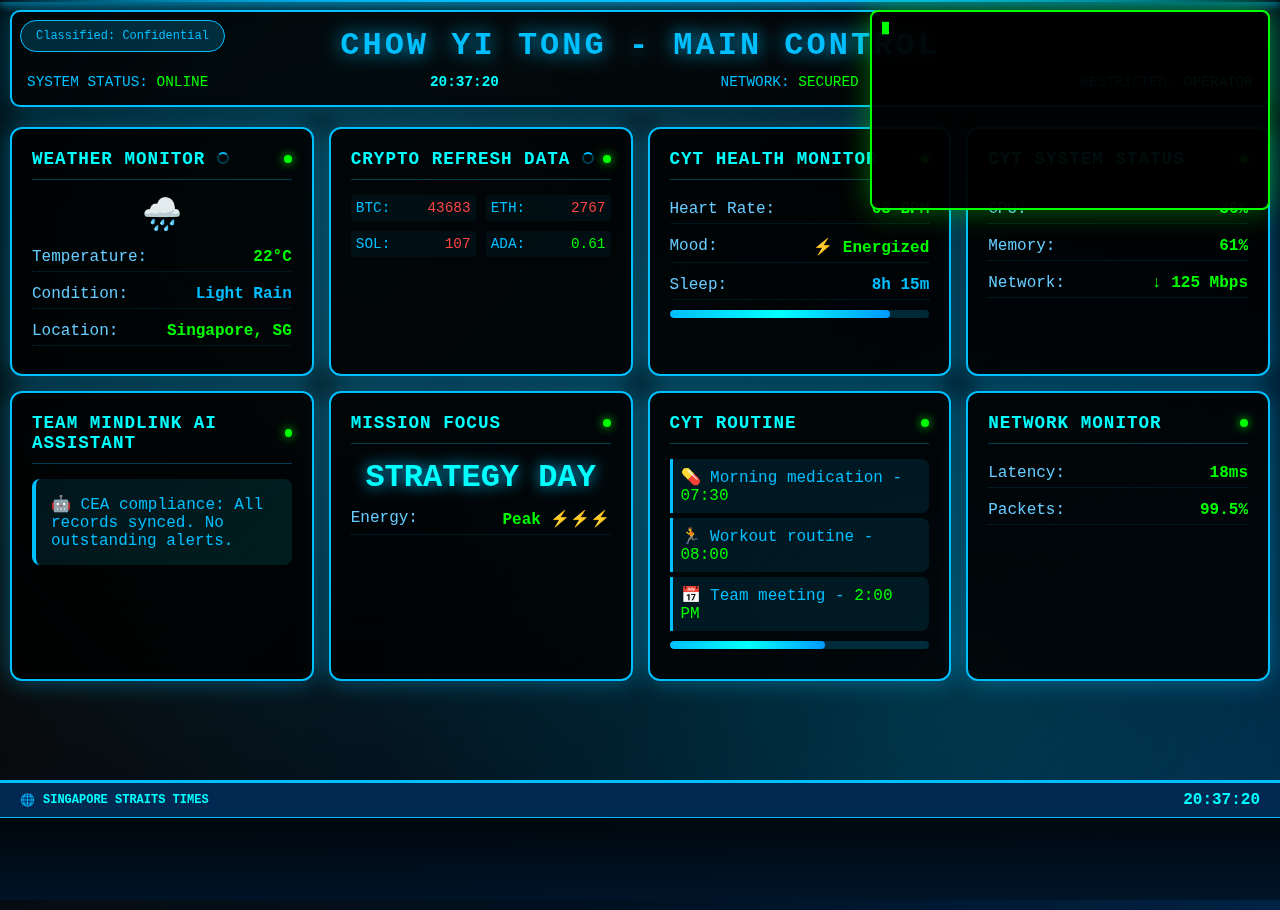
<file: index.html>
<!DOCTYPE html>
<html lang="en">
<head>
    <meta charset="UTF-8">
    <meta name="viewport" content="width=device-width, initial-scale=1.0">
    <title>Mission Control - Enhanced Dashboard</title>
    <style>
        * {
            margin: 0;
            padding: 0;
            box-sizing: border-box;
        }

        body {
            background: linear-gradient(135deg, #000000 0%, #0a0a0a 30%, #001122 70%, #002244 100%);
            color: #00bfff;
            font-family: 'Courier New', monospace;
            overflow-x: hidden;
            min-height: 100vh;
            position: relative;
            animation: screenRotate 60s infinite linear, screenPulse 8s ease-in-out infinite;
        }

        @keyframes screenRotate {
            0% { transform: rotate(0deg) scale(1); }
            25% { transform: rotate(0.8deg) scale(1.005); }
            50% { transform: rotate(0deg) scale(1); }
            75% { transform: rotate(-0.8deg) scale(1.005); }
            100% { transform: rotate(0deg) scale(1); }
        }

        @keyframes screenPulse {
            0%, 100% { filter: brightness(1) contrast(1); }
            50% { filter: brightness(1.05) contrast(1.1); }
        }

        body::before {
            content: '';
            position: fixed;
            top: 0;
            left: 0;
            width: 100%;
            height: 100%;
            background: 
                radial-gradient(circle at 25% 25%, rgba(0, 191, 255, 0.15) 0%, transparent 50%),
                radial-gradient(circle at 75% 75%, rgba(0, 255, 255, 0.12) 0%, transparent 50%),
                linear-gradient(45deg, transparent 0%, rgba(0, 191, 255, 0.05) 50%, transparent 100%);
            pointer-events: none;
            z-index: -1;
            animation: backgroundShift 10s ease-in-out infinite;
        }

        @keyframes backgroundShift {
            0%, 100% { opacity: 1; transform: scale(1); }
            50% { opacity: 0.8; transform: scale(1.02); }
        }

        /* Auto-coding Terminal Effect */
        .terminal-overlay {
    position: fixed;
    top: 10px;
    right: 10px;
    width: 400px;
    height: 200px;
    background: rgba(0, 0, 0, 0.95);
    border: 2px solid #00ff00;
    border-radius: 8px;
    padding: 10px;
    font-size: 11px;
    color: #00ff00;
    overflow: hidden;
    z-index: 1500;
    box-shadow: 0 0 30px rgba(0, 255, 0, 0.4);
    animation: terminalMove 20s linear infinite;
}

@keyframes terminalMove {
    0% { top: 10px; right: 10px; }
    25% { top: 10px; right: calc(50% - 200px); }
    50% { top: calc(100vh - 220px); right: calc(50% - 200px); }
    75% { top: calc(100vh - 220px); right: 10px; }
    100% { top: 10px; right: 10px; }
}

        @keyframes typewriter {
            from { opacity: 0; }
            to { opacity: 1; }
        }

        .terminal-cursor {
            background: #00ff00;
            animation: cursorBlink 1s infinite;
        }

        @keyframes cursorBlink {
            0%, 50% { opacity: 1; }
            51%, 100% { opacity: 0; }
        }

        /* Enhanced Live News Feed */
        .news-feed-container {
            position: fixed;
            bottom: 0;
            left: 0;
            right: 0;
            height: 120px;
            background: linear-gradient(180deg, rgba(0, 0, 0, 0.95), rgba(0, 20, 40, 0.98));
            border-top: 3px solid #00bfff;
            z-index: 1000;
            overflow: hidden;
        }

        .news-feed-header {
            display: flex;
            justify-content: space-between;
            align-items: center;
            padding: 8px 20px;
            background: rgba(0, 50, 100, 0.8);
            border-bottom: 1px solid #00bfff;
        }

        .news-source {
            font-size: 12px;
            color: #00ffff;
            font-weight: bold;
            display: flex;
            align-items: center;
            gap: 8px;
        }

        .news-source::before {
            content: '🌐';
            animation: sourceGlow 2s ease-in-out infinite;
        }

        @keyframes sourceGlow {
            0%, 100% { text-shadow: 0 0 5px #00ffff; }
            50% { text-shadow: 0 0 15px #00ffff, 0 0 25px #0099ff; }
        }

        .news-ticker {
            height: 80px;
            padding: 10px 20px;
            overflow: hidden;
            position: relative;
        }

        .news-ticker-content {
            position: absolute;
            left: 100%;
            white-space: nowrap;
            animation: tickerMove 60s linear infinite;
            font-size: 14px;
            line-height: 1.4;
            display: flex;
            align-items: center;
            gap: 50px;
        }

        .news-ticker-content:hover {
            animation-play-state: paused;
            cursor: pointer;
        }

        .news-ticker:hover .news-ticker-content {
            animation-play-state: paused;
        }

        @keyframes tickerMove {
            0% { transform: translateX(0); }
            100% { transform: translateX(-100%); }
        }

        .news-item {
            display: inline-flex;
            align-items: center;
            gap: 10px;
            margin-right: 80px;
            padding: 5px 15px;
            background: rgba(0, 191, 255, 0.1);
            border-radius: 20px;
            border: 1px solid rgba(0, 191, 255, 0.3);
        }

        .news-category {
            background: #00bfff;
            color: #000;
            padding: 2px 8px;
            border-radius: 12px;
            font-size: 10px;
            font-weight: bold;
        }

        .news-text {
            color: #ffffff;
        }

        .breaking-news {
            animation: breakingPulse 1s infinite;
            border-color: #ff0000 !important;
            background: rgba(255, 0, 0, 0.1) !important;
        }

        @keyframes breakingPulse {
            0%, 100% { box-shadow: 0 0 5px rgba(255, 0, 0, 0.5); }
            50% { box-shadow: 0 0 20px rgba(255, 0, 0, 0.8); }
        }

        /* Dynamic Layout System */
        .dashboard-container {
            transition: all 1s ease-in-out;
            padding: 10px;
            margin-bottom: 120px;
        }

        .layout-grid {
            display: grid;
            gap: 15px;
            transition: all 1s cubic-bezier(0.4, 0, 0.2, 1);
        }

        /* Layout variations */
        .layout-1 { grid-template-columns: repeat(4, 1fr); }
        .layout-2 { grid-template-columns: 2fr 1fr 1fr; }
        .layout-3 { grid-template-columns: 1fr 2fr 1fr; }
        .layout-4 { grid-template-columns: 1fr 1fr 2fr; }
        .layout-5 { grid-template-columns: repeat(3, 1fr); }
        .layout-6 { 
            grid-template-columns: repeat(6, 1fr);
            grid-template-rows: repeat(2, 1fr);
        }

        .header {
            text-align: center;
            padding: 15px;
            border: 2px solid #00bfff;
            border-radius: 10px;
            margin: 10px;
            position: relative;
            background: rgba(0, 0, 0, 0.7);
            backdrop-filter: blur(10px);
            box-shadow: 0 0 30px rgba(0, 191, 255, 0.3);
        }

        .header h1 {
            font-size: 2rem;
            text-shadow: 0 0 20px #00bfff;
            animation: titlePulse 2s infinite;
            letter-spacing: 3px;
        }

        @keyframes titlePulse {
            0%, 100% { text-shadow: 0 0 20px #00bfff; }
            50% { text-shadow: 0 0 40px #00bfff, 0 0 60px #0099ff; }
        }

        .status-bar {
            display: flex;
            justify-content: space-between;
            align-items: center;
            margin-top: 10px;
            font-size: 0.9rem;
            flex-wrap: wrap;
        }

        .system-time {
            color: #00ffff;
            font-weight: bold;
            animation: timeBlink 1s infinite;
        }

        @keyframes timeBlink {
            0%, 50% { opacity: 1; }
            51%, 100% { opacity: 0.7; }
        }

        .widget {
            background: rgba(0, 0, 0, 0.85);
            border: 2px solid #00bfff;
            border-radius: 12px;
            padding: 20px;
            position: relative;
            overflow: hidden;
            box-shadow: 0 0 25px rgba(0, 191, 255, 0.4);
            transition: all 0.5s ease;
            animation: widgetFloat 7s ease-in-out infinite;
        }

        .widget:hover {
            transform: translateY(-5px) scale(1.02);
            box-shadow: 0 0 35px rgba(0, 191, 255, 0.6);
        }

        @keyframes widgetFloat {
            0%, 100% { transform: translateY(0) rotateX(0deg); }
            25% { transform: translateY(-2px) rotateX(1deg); }
            50% { transform: translateY(0) rotateX(0deg); }
            75% { transform: translateY(2px) rotateX(-1deg); }
        }

        .widget-header {
            display: flex;
            justify-content: space-between;
            align-items: center;
            margin-bottom: 15px;
            padding-bottom: 10px;
            border-bottom: 1px solid rgba(0, 191, 255, 0.3);
        }

        .widget-title {
            font-size: 1.1rem;
            font-weight: bold;
            color: #00ffff;
            text-transform: uppercase;
            letter-spacing: 1px;
        }

        .widget-status {
            width: 8px;
            height: 8px;
            border-radius: 50%;
            background: #00ff00;
            box-shadow: 0 0 10px #00ff00;
            animation: statusBlink 2s infinite;
        }

        @keyframes statusBlink {
            0%, 100% { opacity: 1; }
            50% { opacity: 0.3; }
        }

        .data-row {
            display: flex;
            justify-content: space-between;
            margin: 8px 0;
            padding: 5px 0;
            border-bottom: 1px dotted rgba(0, 191, 255, 0.2);
        }

        .data-label {
            color: #66ccff;
        }

        .data-value {
            color: #00bfff;
            font-weight: bold;
        }

        .live-data {
            color: #00ff00;
            animation: liveDataPulse 1s infinite;
        }

        @keyframes liveDataPulse {
            0%, 100% { opacity: 1; }
            50% { opacity: 0.7; }
        }

        /* Layout transition indicator */
        .layout-indicator {
            position: fixed;
            top: 20px;
            left: 20px;
            background: rgba(0, 191, 255, 0.2);
            border: 1px solid #00bfff;
            border-radius: 20px;
            padding: 8px 15px;
            font-size: 12px;
            z-index: 1000;
            animation: indicatorGlow 2s ease-in-out infinite;
        }

        @keyframes indicatorGlow {
            0%, 100% { box-shadow: 0 0 10px rgba(0, 191, 255, 0.3); }
            50% { box-shadow: 0 0 20px rgba(0, 191, 255, 0.6); }
        }

        /* Matrix background */
        .scan-lines {
            position: fixed;
            top: 0;
            left: 0;
            width: 100%;
            height: 100%;
            pointer-events: none;
            z-index: 1;
        }

        .scan-line {
            position: absolute;
            width: 100%;
            height: 2px;
            background: linear-gradient(90deg, transparent, #00bfff, transparent);
            animation: scanMove 4s linear infinite;
            box-shadow: 0 0 10px #00bfff;
        }

        @keyframes scanMove {
            0% { top: -2px; opacity: 1; }
            100% { top: 100vh; opacity: 0; }
        }

        /* Responsive design */
        @media (max-width: 1200px) {
            .layout-1, .layout-2, .layout-3, .layout-4 {
                grid-template-columns: repeat(3, 1fr);
            }
        }

        @media (max-width: 768px) {
            .layout-1, .layout-2, .layout-3, .layout-4, .layout-5, .layout-6 {
                grid-template-columns: 1fr;
            }
            
            .terminal-overlay {
                width: 300px;
                height: 150px;
                font-size: 9px;
            }
            
            .news-feed-container {
                height: 100px;
            }
            
            .news-ticker {
                height: 60px;
            }
        }

        .weather-icon {
            font-size: 2rem;
            text-align: center;
            animation: weatherFloat 3s ease-in-out infinite;
        }

        @keyframes weatherFloat {
            0%, 100% { transform: translateY(0) rotate(0deg); }
            50% { transform: translateY(-5px) rotate(5deg); }
        }

        .crypto-widget {
            display: grid;
            grid-template-columns: 1fr 1fr;
            gap: 10px;
            font-size: 0.9rem;
        }

        .crypto-item {
            display: flex;
            justify-content: space-between;
            padding: 5px;
            background: rgba(0, 191, 255, 0.05);
            border-radius: 4px;
        }

        .crypto-positive { color: #00ff00; }
        .crypto-negative { color: #ff4444; }

        .metric-display {
            text-align: center;
            font-size: 2rem;
            font-weight: bold;
            color: #00ffff;
            text-shadow: 0 0 15px #00bfff;
            animation: metricPulse 3s ease-in-out infinite;
        }

        @keyframes metricPulse {
            0%, 100% { transform: scale(1); }
            50% { transform: scale(1.05); }
        }

        .progress-bar {
            width: 100%;
            height: 8px;
            background: rgba(0, 191, 255, 0.2);
            border-radius: 4px;
            overflow: hidden;
            margin: 10px 0;
        }

        .progress-fill {
            height: 100%;
            background: linear-gradient(90deg, #00bfff, #00ffff, #0099ff);
            border-radius: 4px;
            animation: progressPulse 2s ease-in-out infinite;
            transition: width 2s ease;
        }

        @keyframes progressPulse {
            0%, 100% { box-shadow: 0 0 10px rgba(0, 191, 255, 0.5); }
            50% { box-shadow: 0 0 20px rgba(0, 191, 255, 0.8); }
        }

        .ai-message {
            background: linear-gradient(135deg, rgba(0, 191, 255, 0.1), rgba(0, 255, 255, 0.1));
            padding: 15px;
            border-radius: 8px;
            margin: 10px 0;
            border-left: 4px solid #00bfff;
            animation: aiGlow 4s ease-in-out infinite;
        }

        @keyframes aiGlow {
            0%, 100% { box-shadow: 0 0 10px rgba(0, 191, 255, 0.2); }
            50% { box-shadow: 0 0 20px rgba(0, 191, 255, 0.4); }
        }

        .task-item {
            padding: 8px;
            margin: 5px 0;
            background: rgba(0, 191, 255, 0.1);
            border-left: 3px solid #00bfff;
            border-radius: 0 8px 8px 0;
            animation: taskFade 0.5s ease-in;
        }

        @keyframes taskFade {
            from { opacity: 0; transform: translateX(-20px); }
            to { opacity: 1; transform: translateX(0); }
        }

        .loading-spinner {
            display: inline-block;
            width: 12px;
            height: 12px;
            border: 2px solid rgba(0, 191, 255, 0.3);
            border-radius: 50%;
            border-top-color: #00bfff;
            animation: spin 1s ease-in-out infinite;
        }

        @keyframes spin {
            to { transform: rotate(360deg); }
        }
    </style>
</head>
<body>
    <!-- Scanning lines effect -->
    <div class="scan-lines">
        <div class="scan-line" style="animation-delay: 0s;"></div>
        <div class="scan-line" style="animation-delay: 1s;"></div>
        <div class="scan-line" style="animation-delay: 2s;"></div>
    </div>

    <!-- Layout transition indicator -->
    <div class="layout-indicator" id="layout-indicator">
        Classified: Confidential
    </div>

    <!-- Auto-coding terminal overlay -->
    <div class="terminal-overlay" id="terminal">
        <div class="terminal-text" id="terminal-text"></div>
        <span class="terminal-cursor">█</span>
    </div>

    <header class="header">
        <h1>CHOW YI TONG - MAIN CONTROL</h1>
        <div class="status-bar">
            <span>SYSTEM STATUS: <span class="live-data">ONLINE</span></span>
            <span class="system-time" id="current-time"></span>
            <span>NETWORK: <span class="live-data">SECURED</span></span>
            <span>RESTRICTED: <span style="color: #00ffff;">OPERATOR</span></span>
        </div>
    </header>

    <div class="dashboard-container">
        <div class="layout-grid layout-1" id="dashboard-grid">
            <!-- Weather Widget -->
            <div class="widget weather-widget">
                <div class="widget-header">
                    <span class="widget-title">Weather Monitor <span class="loading-spinner"></span></span>
                    <div class="widget-status"></div>
                </div>
                <div class="weather-icon" id="weather-icon">⛅</div>
                <div class="data-row">
                    <span class="data-label">Temperature:</span>
                    <span class="data-value live-data" id="temperature">28°C</span>
                </div>
                <div class="data-row">
                    <span class="data-label">Condition:</span>
                    <span class="data-value" id="weather-condition">Partly Cloudy</span>
                </div>
                <div class="data-row">
                    <span class="data-label">Location:</span>
                    <span class="data-value live-data">Singapore, SG</span>
                </div>
            </div>

            <!-- Crypto Market Widget -->
            <div class="widget">
                <div class="widget-header">
                    <span class="widget-title">CRYPTO Refresh Data <span class="loading-spinner"></span></span>
                    <div class="widget-status"></div>
                </div>
                <div class="crypto-widget" id="crypto-data">
                    <!-- Dynamic crypto data -->
                </div>
            </div>

            <!-- Health Monitor -->
            <div class="widget">
                <div class="widget-header">
                    <span class="widget-title">CYT Health Monitor</span>
                    <div class="widget-status"></div>
                </div>
                <div class="data-row">
                    <span class="data-label">Heart Rate:</span>
                    <span class="data-value live-data" id="heart-rate">72 BPM</span>
                </div>
                <div class="data-row">
                    <span class="data-label">Mood:</span>
                    <span class="data-value live-data" id="mood">😊 Excellent</span>
                </div>
                <div class="data-row">
                    <span class="data-label">Sleep:</span>
                    <span class="data-value">8h 15m</span>
                </div>
                <div class="progress-bar">
                    <div class="progress-fill" style="width: 85%"></div>
                </div>
            </div>

            <!-- System Status -->
            <div class="widget">
                <div class="widget-header">
                    <span class="widget-title">CYT System Status</span>
                    <div class="widget-status"></div>
                </div>
                <div class="data-row">
                    <span class="data-label">CPU:</span>
                    <span class="data-value live-data" id="cpu-usage">23%</span>
                </div>
                <div class="data-row">
                    <span class="data-label">Memory:</span>
                    <span class="data-value live-data" id="memory-usage">67%</span>
                </div>
                <div class="data-row">
                    <span class="data-label">Network:</span>
                    <span class="data-value live-data">↓ 125 Mbps</span>
                </div>
            </div>

            <!-- AI Assistant -->
            <div class="widget">
                <div class="widget-header">
                    <span class="widget-title">Team Mindlink AI Assistant</span>
                    <div class="widget-status"></div>
                </div>
                <div class="ai-message" id="ai-message">
                    🤖 System optimization complete. Peak performance window detected.
                </div>
            </div>

            <!-- Today's Focus -->
            <div class="widget">
                <div class="widget-header">
                    <span class="widget-title">Mission Focus</span>
                    <div class="widget-status"></div>
                </div>
                <div class="metric-display" id="day-type">FOCUS DAY</div>
                <div class="data-row">
                    <span class="data-label">Energy:</span>
                    <span class="data-value live-data" id="energy-level">High ⚡</span>
                </div>
            </div>

            <!-- Tasks -->
            <div class="widget">
                <div class="widget-header">
                    <span class="widget-title">CYT Routine</span>
                    <div class="widget-status"></div>
                </div>
                <div class="task-item">💊 Morning medication - <span class="live-data">07:30</span></div>
                <div class="task-item">🏃 Workout routine - <span class="live-data">08:00</span></div>
                <div class="task-item">📅 Team meeting - <span class="live-data">2:00 PM</span></div>
                <div class="progress-bar">
                    <div class="progress-fill" id="task-progress" style="width: 60%"></div>
                </div>
            </div>

            <!-- Network Monitor -->
            <div class="widget">
                <div class="widget-header">
                    <span class="widget-title">Network Monitor</span>
                    <div class="widget-status"></div>
                </div>
                <div class="data-row">
                    <span class="data-label">Latency:</span>
                    <span class="data-value live-data" id="network-latency">12ms</span>
                </div>
                <div class="data-row">
                    <span class="data-label">Packets:</span>
                    <span class="data-value live-data" id="network-packets">99.7%</span>
                </div>
            </div>
        </div>
    </div>

    <!-- Enhanced News Feed -->
    <div class="news-feed-container">
        <div class="news-feed-header">
            <div class="news-source" id="news-source">
                SINGAPORE STRAITS TIMES
            </div>
            <div class="system-time" id="news-time"></div>
        </div>
        <div class="news-ticker">
            <div class="news-ticker-content" id="news-ticker-content">
                <!-- Dynamic news content will be inserted here -->
            </div>
        </div>
    </div>

    <script>
        // Terminal auto-coding simulation
        const terminalCommands = [
    '> Booting CHOW YI TONG neural interface...',
    '> Establishing secure quantum connection... [OK]',
    '> Syncing biometric sensors... [OK]',
    '> Loading personal AI assistant core... [OK]',
    '> Calibrating productivity algorithms...',
    '> Health monitoring systems active... [OK]',
    '> Financial data streams connected... [OK]',
    '> Weather satellite link established...',
    '> Singapore news feeds synchronized... [OK]',
    '> Task management protocol loaded... [OK]',
    '> Network security protocols enabled... [OK]',
    '> Mission control interface ready... [OK]',
    '> All systems nominal and operational',
    '> Entering enhanced productivity mode...',
    '> Welcome back, Operator CYT'
];
        let terminalIndex = 0;
        let currentCommand = '';
        let charIndex = 0;

        function typeCommand() {
            const terminal = document.getElementById('terminal-text');
            
            if (terminalIndex >= terminalCommands.length) {
                terminalIndex = 0;
                setTimeout(() => {
                    terminal.textContent = '';
                    typeCommand();
                }, 2000);
                return;
            }

            const command = terminalCommands[terminalIndex];
            
            if (charIndex < command.length) {
                currentCommand = command.substring(0, charIndex + 1);
                terminal.textContent = terminal.textContent.split('\n').slice(-8).join('\n') + '\n' + currentCommand;
                charIndex++;
                setTimeout(typeCommand, 50 + Math.random() * 100);
            } else {
                terminalIndex++;
                charIndex = 0;
                setTimeout(typeCommand, 1000 + Math.random() * 2000);
            }
        }

        // News data from various Singapore sources
        const newsSources = ['SINGAPORE STRAITS TIMES', 'CNA', 'GOOGLE NEWS SG'];
        let currentNewsSource = 0;

        const newsCategories = {
            'SINGAPORE STRAITS TIMES': [
                { category: 'LOCAL', text: 'Singapore announces new smart nation initiatives for 2024' },
                { category: 'TECH', text: 'Local startups secure $500M in funding this quarter' },
                { category: 'TRANSPORT', text: 'Circle Line extension project ahead of schedule' },
                { category: 'HEALTH', text: 'Singapore General Hospital launches AI diagnostic center' },
                { category: 'FINANCE', text: 'MAS introduces new digital banking regulations' }
            ],
            'CNA': [
                { category: 'BREAKING', text: 'Singapore GDP growth exceeds expectations at 3.2%', breaking: true },
                { category: 'CLIMATE', text: 'Southeast Asia climate summit opens in Singapore' },
                { category: 'AVIATION', text: 'Changi Airport unveils Terminal 5 design plans' },
                { category: 'EDUCATION', text: 'NUS launches quantum computing research center' },
                { category: 'SPORTS', text: 'Singapore swimmers qualify for World Championships' }
            ],
            'GOOGLE NEWS SG': [
                { category: 'GLOBAL', text: 'Asian markets surge following Federal Reserve decision' },
                { category: 'TECH', text: 'AI breakthrough promises revolutionary medical treatments' },
                { category: 'BUSINESS', text: 'Singapore ranked #1 for business competitiveness globally' },
                { category: 'INNOVATION', text: 'Smart city technologies deployed across Southeast Asia' },
                { category: 'ENERGY', text: 'Solar energy adoption reaches record highs in region' }
            ]
        };

        function updateNewsContent() {
            const sourceKey = newsSources[currentNewsSource];
            const newsArray = newsCategories[sourceKey];
            const shuffledNews = [...newsArray].sort(() => Math.random() - 0.5);
            
            const newsContent = document.getElementById('news-ticker-content');
            const newsSourceElement = document.getElementById('news-source');
            
            // Update source
            newsSourceElement.textContent = sourceKey;
            
            // Create news items
            newsContent.innerHTML = '';
            shuffledNews.forEach(news => {
                const newsItem = document.createElement('div');
                newsItem.className = `news-item ${news.breaking ? 'breaking-news' : ''}`;
                newsItem.innerHTML = `
                    <div class="news-category">${news.category}</div>
                    <div class="news-text">${news.text}</div>
                `;
                newsContent.appendChild(newsItem);
            });
            
            // Rotate to next news source
            currentNewsSource = (currentNewsSource + 1) % newsSources.length;
        }

        // Dynamic layout system
        const layouts = ['layout-1', 'layout-2', 'layout-3', 'layout-4', 'layout-5', 'layout-6'];
        const layoutNames = ['GRID-ALPHA', 'GRID-BETA', 'GRID-GAMMA', 'GRID-DELTA', 'GRID-EPSILON', 'GRID-ZETA'];
        let currentLayout = 0;

        function changeLayout() {
            const grid = document.getElementById('dashboard-grid');
            const indicator = document.getElementById('layout-indicator');
            
            // Remove current layout class
            grid.className = grid.className.replace(/layout-\d+/, '');
            
            // Add new layout class
            currentLayout = (currentLayout + 1) % layouts.length;
            grid.classList.add('layout-grid', layouts[currentLayout]);
            
            // Update indicator
            indicator.textContent = `LAYOUT: ${layoutNames[currentLayout]}`;
            
            // Add transition effect
            grid.style.transform = 'scale(0.95)';
            setTimeout(() => {
                grid.style.transform = 'scale(1)';
            }, 300);
        }

        // Real-time updates
        function updateTime() {
            const now = new Date();
            const timeString = now.toLocaleTimeString('en-US', { 
                hour12: false,
                hour: '2-digit',
                minute: '2-digit',
                second: '2-digit'
            });
            document.getElementById('current-time').textContent = timeString;
            document.getElementById('news-time').textContent = timeString;
        }

        function updateWeather() {
            const conditions = [
                { icon: '☀️', condition: 'Sunny', temp: 28 },
                { icon: '⛅', condition: 'Partly Cloudy', temp: 26 },
                { icon: '☁️', condition: 'Cloudy', temp: 24 },
                { icon: '🌧️', condition: 'Light Rain', temp: 22 }
            ];
            
            const weather = conditions[Math.floor(Math.random() * conditions.length)];
            document.getElementById('weather-icon').textContent = weather.icon;
            document.getElementById('weather-condition').textContent = weather.condition;
            document.getElementById('temperature').textContent = weather.temp + '°C';
        }

        function updateCryptoData() {
            const cryptos = [
                { symbol: 'BTC', base: 45000 },
                { symbol: 'ETH', base: 2800 },
                { symbol: 'SOL', base: 110 },
                { symbol: 'ADA', base: 0.60 }
            ];
            
            const container = document.getElementById('crypto-data');
            container.innerHTML = '';
            
            cryptos.forEach(crypto => {
                const change = (Math.random() - 0.5) * 0.08; // -4% to +4%
                const newPrice = crypto.base * (1 + change);
                const isPositive = change > 0;
                
                const item = document.createElement('div');
                item.className = 'crypto-item';
                item.innerHTML = `
                    <span>${crypto.symbol}:</span>
                    <span class="${isPositive ? 'crypto-positive' : 'crypto-negative'}">
                        ${newPrice.toFixed(crypto.symbol === 'ADA' ? 2 : 0)}
                    </span>
                `;
                container.appendChild(item);
            });
        }

        function updateSystemMetrics() {
            const cpuUsage = Math.floor(Math.random() * 40) + 15;
            const memoryUsage = Math.floor(Math.random() * 25) + 55;
            const networkLatency = Math.floor(Math.random() * 20) + 8;
            const packetSuccess = (99.3 + Math.random() * 0.6).toFixed(1);
            
            document.getElementById('cpu-usage').textContent = cpuUsage + '%';
            document.getElementById('memory-usage').textContent = memoryUsage + '%';
            document.getElementById('network-latency').textContent = networkLatency + 'ms';
            document.getElementById('network-packets').textContent = packetSuccess + '%';
        }

        function updateHealthMetrics() {
            const heartRates = [68, 72, 75, 78, 82];
            const moods = ['😊 Excellent', '😌 Good', '😐 Neutral', '⚡ Energized', '🎯 Focused'];
            const energyLevels = ['Medium ⚡', 'High ⚡⚡', 'Peak ⚡⚡⚡'];
            
            document.getElementById('heart-rate').textContent = 
                heartRates[Math.floor(Math.random() * heartRates.length)] + ' BPM';
            document.getElementById('mood').textContent = 
                moods[Math.floor(Math.random() * moods.length)];
            document.getElementById('energy-level').textContent = 
                energyLevels[Math.floor(Math.random() * energyLevels.length)];
        }

        function updateAIMessage() {
            const messages = [
                '🤖 CEA compliance: All records synced. No outstanding alerts.',
                '🤖 HDB resale market trend steady. High-value units seeing faster movement.',
                '🤖 Lead pipeline health strong — 28 new buyer enquiries in past 24h.',
                '🤖 JTC commercial availability updated. Industrial leads refreshed',
                '🤖 Energy levels optimal for complex problem-solving tasks.',
                '🤖 Team stress levels low. Peak time to initiate outbound calls.',
                '🤖 Listing visibility high — 5x engagement boost after photo refresh.',
                '🤖 Office-wide productivity score: +17% since last Monday.'
            ];
            
            const message = messages[Math.floor(Math.random() * messages.length)];
            document.getElementById('ai-message').textContent = message;
        }

        function updateDayType() {
            const types = ['FOCUS DAY', 'CREATIVE DAY', 'ANALYSIS DAY', 'OPTIMIZATION DAY', 'STRATEGY DAY'];
            const type = types[Math.floor(Math.random() * types.length)];
            document.getElementById('day-type').textContent = type;
        }

        function updateProgressBars() {
            const taskProgress = document.getElementById('task-progress');
            const currentWidth = parseInt(taskProgress.style.width) || 60;
            const newWidth = Math.min(currentWidth + Math.floor(Math.random() * 3), 100);
            taskProgress.style.width = newWidth + '%';
        }

        // Initialize dashboard
        function initDashboard() {
            updateTime();
            updateWeather();
            updateCryptoData();
            updateSystemMetrics();
            updateHealthMetrics();
            updateAIMessage();
            updateDayType();
            updateNewsContent();
            
            // Start terminal typing
            setTimeout(typeCommand, 1000);
            
            // Set update intervals
            setInterval(updateTime, 1000);
            setInterval(updateWeather, 180000); // 3 minutes
            setInterval(updateCryptoData, 30000); // 30 seconds
            setInterval(updateSystemMetrics, 15000); // 15 seconds
            setInterval(updateHealthMetrics, 45000); // 45 seconds
            setInterval(updateAIMessage, 120000); // 2 minutes
            setInterval(updateDayType, 300000); // 5 minutes
            setInterval(updateProgressBars, 60000); // 1 minute
            setInterval(updateNewsContent, 45000); // 45 seconds
            setInterval(changeLayout, 20000); // 20 seconds
        }

        // Enhanced interaction effects
        document.addEventListener('DOMContentLoaded', function() {
            // Add hover effects to widgets
            const widgets = document.querySelectorAll('.widget');
            widgets.forEach(widget => {
                widget.addEventListener('mouseenter', function() {
                    this.style.transform = 'translateY(-5px) scale(1.02)';
                    this.style.boxShadow = '0 0 35px rgba(0, 191, 255, 0.6)';
                });
                
                widget.addEventListener('mouseleave', function() {
                    this.style.transform = 'translateY(0) scale(1)';
                    this.style.boxShadow = '0 0 25px rgba(0, 191, 255, 0.4)';
                });
            });

            // News ticker pause on hover
            const newsTicker = document.querySelector('.news-ticker-content');
            const newsContainer = document.querySelector('.news-ticker');
            
            newsContainer.addEventListener('mouseenter', function() {
                newsTicker.style.animationPlayState = 'paused';
            });
            
            newsContainer.addEventListener('mouseleave', function() {
                newsTicker.style.animationPlayState = 'running';
            });

            // Terminal pause on hover
            const terminal = document.querySelector('.terminal-overlay');
            terminal.addEventListener('mouseenter', function() {
                this.style.opacity = '0.9';
                this.style.transform = 'scale(1.05)';
            });
            
            terminal.addEventListener('mouseleave', function() {
                this.style.opacity = '1';
                this.style.transform = 'scale(1)';
            });

            // Click effects for widgets
            widgets.forEach(widget => {
                widget.addEventListener('click', function() {
                    this.style.animation = 'none';
                    setTimeout(() => {
                        this.style.animation = 'widgetFloat 7s ease-in-out infinite';
                    }, 100);
                    
                    // Add ripple effect
                    const ripple = document.createElement('div');
                    ripple.style.position = 'absolute';
                    ripple.style.borderRadius = '50%';
                    ripple.style.background = 'rgba(0, 191, 255, 0.3)';
                    ripple.style.transform = 'scale(0)';
                    ripple.style.animation = 'ripple 0.6s linear';
                    ripple.style.left = '50%';
                    ripple.style.top = '50%';
                    ripple.style.width = '20px';
                    ripple.style.height = '20px';
                    ripple.style.marginLeft = '-10px';
                    ripple.style.marginTop = '-10px';
                    
                    this.appendChild(ripple);
                    
                    setTimeout(() => {
                        ripple.remove();
                    }, 600);
                });
            });

            initDashboard();
        });

        // Add ripple animation
        const style = document.createElement('style');
        style.textContent = `
            @keyframes ripple {
                to {
                    transform: scale(4);
                    opacity: 0;
                }
            }
        `;
        document.head.appendChild(style);
    </script>
</body>
</html>
</file>
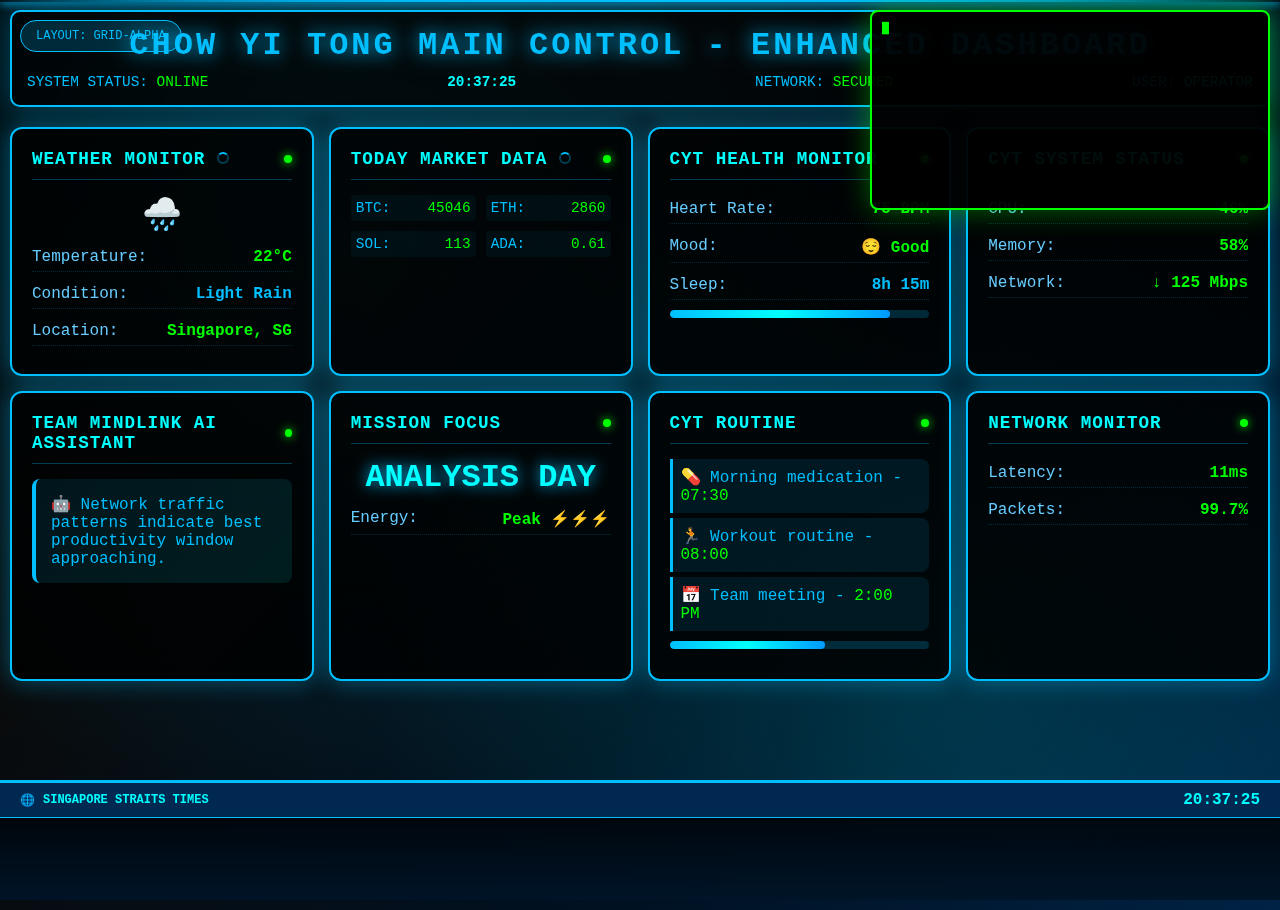
<file: justforfun.html>
<!DOCTYPE html>
<html lang="en">
<head>
    <meta charset="UTF-8">
    <meta name="viewport" content="width=device-width, initial-scale=1.0">
    <title>Mission Control - Enhanced Dashboard</title>
    <style>
        * {
            margin: 0;
            padding: 0;
            box-sizing: border-box;
        }

        body {
            background: linear-gradient(135deg, #000000 0%, #0a0a0a 30%, #001122 70%, #002244 100%);
            color: #00bfff;
            font-family: 'Courier New', monospace;
            overflow-x: hidden;
            min-height: 100vh;
            position: relative;
            animation: screenRotate 60s infinite linear, screenPulse 8s ease-in-out infinite;
        }

        @keyframes screenRotate {
            0% { transform: rotate(0deg) scale(1); }
            25% { transform: rotate(0.8deg) scale(1.005); }
            50% { transform: rotate(0deg) scale(1); }
            75% { transform: rotate(-0.8deg) scale(1.005); }
            100% { transform: rotate(0deg) scale(1); }
        }

        @keyframes screenPulse {
            0%, 100% { filter: brightness(1) contrast(1); }
            50% { filter: brightness(1.05) contrast(1.1); }
        }

        body::before {
            content: '';
            position: fixed;
            top: 0;
            left: 0;
            width: 100%;
            height: 100%;
            background: 
                radial-gradient(circle at 25% 25%, rgba(0, 191, 255, 0.15) 0%, transparent 50%),
                radial-gradient(circle at 75% 75%, rgba(0, 255, 255, 0.12) 0%, transparent 50%),
                linear-gradient(45deg, transparent 0%, rgba(0, 191, 255, 0.05) 50%, transparent 100%);
            pointer-events: none;
            z-index: -1;
            animation: backgroundShift 10s ease-in-out infinite;
        }

        @keyframes backgroundShift {
            0%, 100% { opacity: 1; transform: scale(1); }
            50% { opacity: 0.8; transform: scale(1.02); }
        }

        /* Auto-coding Terminal Effect */
        .terminal-overlay {
            position: fixed;
            top: 10px;
            right: 10px;
            width: 400px;
            height: 200px;
            background: rgba(0, 0, 0, 0.95);
            border: 2px solid #00ff00;
            border-radius: 8px;
            padding: 10px;
            font-size: 11px;
            color: #00ff00;
            overflow: hidden;
            z-index: 1500;
            box-shadow: 0 0 30px rgba(0, 255, 0, 0.4);
        }

        .terminal-text {
            white-space: pre-wrap;
            line-height: 1.2;
            animation: typewriter 0.1s steps(1, end);
        }

        @keyframes typewriter {
            from { opacity: 0; }
            to { opacity: 1; }
        }

        .terminal-cursor {
            background: #00ff00;
            animation: cursorBlink 1s infinite;
        }

        @keyframes cursorBlink {
            0%, 50% { opacity: 1; }
            51%, 100% { opacity: 0; }
        }

        /* Enhanced Live News Feed */
        .news-feed-container {
            position: fixed;
            bottom: 0;
            left: 0;
            right: 0;
            height: 120px;
            background: linear-gradient(180deg, rgba(0, 0, 0, 0.95), rgba(0, 20, 40, 0.98));
            border-top: 3px solid #00bfff;
            z-index: 1000;
            overflow: hidden;
        }

        .news-feed-header {
            display: flex;
            justify-content: space-between;
            align-items: center;
            padding: 8px 20px;
            background: rgba(0, 50, 100, 0.8);
            border-bottom: 1px solid #00bfff;
        }

        .news-source {
            font-size: 12px;
            color: #00ffff;
            font-weight: bold;
            display: flex;
            align-items: center;
            gap: 8px;
        }

        .news-source::before {
            content: '🌐';
            animation: sourceGlow 2s ease-in-out infinite;
        }

        @keyframes sourceGlow {
            0%, 100% { text-shadow: 0 0 5px #00ffff; }
            50% { text-shadow: 0 0 15px #00ffff, 0 0 25px #0099ff; }
        }

        .news-ticker {
            height: 80px;
            padding: 10px 20px;
            overflow: hidden;
            position: relative;
        }

        .news-ticker-content {
            position: absolute;
            left: 100%;
            white-space: nowrap;
            animation: tickerMove 60s linear infinite;
            font-size: 14px;
            line-height: 1.4;
            display: flex;
            align-items: center;
            gap: 50px;
        }

        .news-ticker-content:hover {
            animation-play-state: paused;
            cursor: pointer;
        }

        .news-ticker:hover .news-ticker-content {
            animation-play-state: paused;
        }

        @keyframes tickerMove {
            0% { transform: translateX(0); }
            100% { transform: translateX(-100%); }
        }

        .news-item {
            display: inline-flex;
            align-items: center;
            gap: 10px;
            margin-right: 80px;
            padding: 5px 15px;
            background: rgba(0, 191, 255, 0.1);
            border-radius: 20px;
            border: 1px solid rgba(0, 191, 255, 0.3);
        }

        .news-category {
            background: #00bfff;
            color: #000;
            padding: 2px 8px;
            border-radius: 12px;
            font-size: 10px;
            font-weight: bold;
        }

        .news-text {
            color: #ffffff;
        }

        .breaking-news {
            animation: breakingPulse 1s infinite;
            border-color: #ff0000 !important;
            background: rgba(255, 0, 0, 0.1) !important;
        }

        @keyframes breakingPulse {
            0%, 100% { box-shadow: 0 0 5px rgba(255, 0, 0, 0.5); }
            50% { box-shadow: 0 0 20px rgba(255, 0, 0, 0.8); }
        }

        /* Dynamic Layout System */
        .dashboard-container {
            transition: all 1s ease-in-out;
            padding: 10px;
            margin-bottom: 120px;
        }

        .layout-grid {
            display: grid;
            gap: 15px;
            transition: all 1s cubic-bezier(0.4, 0, 0.2, 1);
        }

        /* Layout variations */
        .layout-1 { grid-template-columns: repeat(4, 1fr); }
        .layout-2 { grid-template-columns: 2fr 1fr 1fr; }
        .layout-3 { grid-template-columns: 1fr 2fr 1fr; }
        .layout-4 { grid-template-columns: 1fr 1fr 2fr; }
        .layout-5 { grid-template-columns: repeat(3, 1fr); }
        .layout-6 { 
            grid-template-columns: repeat(6, 1fr);
            grid-template-rows: repeat(2, 1fr);
        }

        .header {
            text-align: center;
            padding: 15px;
            border: 2px solid #00bfff;
            border-radius: 10px;
            margin: 10px;
            position: relative;
            background: rgba(0, 0, 0, 0.7);
            backdrop-filter: blur(10px);
            box-shadow: 0 0 30px rgba(0, 191, 255, 0.3);
        }

        .header h1 {
            font-size: 2rem;
            text-shadow: 0 0 20px #00bfff;
            animation: titlePulse 2s infinite;
            letter-spacing: 3px;
        }

        @keyframes titlePulse {
            0%, 100% { text-shadow: 0 0 20px #00bfff; }
            50% { text-shadow: 0 0 40px #00bfff, 0 0 60px #0099ff; }
        }

        .status-bar {
            display: flex;
            justify-content: space-between;
            align-items: center;
            margin-top: 10px;
            font-size: 0.9rem;
            flex-wrap: wrap;
        }

        .system-time {
            color: #00ffff;
            font-weight: bold;
            animation: timeBlink 1s infinite;
        }

        @keyframes timeBlink {
            0%, 50% { opacity: 1; }
            51%, 100% { opacity: 0.7; }
        }

        .widget {
            background: rgba(0, 0, 0, 0.85);
            border: 2px solid #00bfff;
            border-radius: 12px;
            padding: 20px;
            position: relative;
            overflow: hidden;
            box-shadow: 0 0 25px rgba(0, 191, 255, 0.4);
            transition: all 0.5s ease;
            animation: widgetFloat 7s ease-in-out infinite;
        }

        .widget:hover {
            transform: translateY(-5px) scale(1.02);
            box-shadow: 0 0 35px rgba(0, 191, 255, 0.6);
        }

        @keyframes widgetFloat {
            0%, 100% { transform: translateY(0) rotateX(0deg); }
            25% { transform: translateY(-2px) rotateX(1deg); }
            50% { transform: translateY(0) rotateX(0deg); }
            75% { transform: translateY(2px) rotateX(-1deg); }
        }

        .widget-header {
            display: flex;
            justify-content: space-between;
            align-items: center;
            margin-bottom: 15px;
            padding-bottom: 10px;
            border-bottom: 1px solid rgba(0, 191, 255, 0.3);
        }

        .widget-title {
            font-size: 1.1rem;
            font-weight: bold;
            color: #00ffff;
            text-transform: uppercase;
            letter-spacing: 1px;
        }

        .widget-status {
            width: 8px;
            height: 8px;
            border-radius: 50%;
            background: #00ff00;
            box-shadow: 0 0 10px #00ff00;
            animation: statusBlink 2s infinite;
        }

        @keyframes statusBlink {
            0%, 100% { opacity: 1; }
            50% { opacity: 0.3; }
        }

        .data-row {
            display: flex;
            justify-content: space-between;
            margin: 8px 0;
            padding: 5px 0;
            border-bottom: 1px dotted rgba(0, 191, 255, 0.2);
        }

        .data-label {
            color: #66ccff;
        }

        .data-value {
            color: #00bfff;
            font-weight: bold;
        }

        .live-data {
            color: #00ff00;
            animation: liveDataPulse 1s infinite;
        }

        @keyframes liveDataPulse {
            0%, 100% { opacity: 1; }
            50% { opacity: 0.7; }
        }

        /* Layout transition indicator */
        .layout-indicator {
            position: fixed;
            top: 20px;
            left: 20px;
            background: rgba(0, 191, 255, 0.2);
            border: 1px solid #00bfff;
            border-radius: 20px;
            padding: 8px 15px;
            font-size: 12px;
            z-index: 1000;
            animation: indicatorGlow 2s ease-in-out infinite;
        }

        @keyframes indicatorGlow {
            0%, 100% { box-shadow: 0 0 10px rgba(0, 191, 255, 0.3); }
            50% { box-shadow: 0 0 20px rgba(0, 191, 255, 0.6); }
        }

        /* Matrix background */
        .scan-lines {
            position: fixed;
            top: 0;
            left: 0;
            width: 100%;
            height: 100%;
            pointer-events: none;
            z-index: 1;
        }

        .scan-line {
            position: absolute;
            width: 100%;
            height: 2px;
            background: linear-gradient(90deg, transparent, #00bfff, transparent);
            animation: scanMove 4s linear infinite;
            box-shadow: 0 0 10px #00bfff;
        }

        @keyframes scanMove {
            0% { top: -2px; opacity: 1; }
            100% { top: 100vh; opacity: 0; }
        }

        /* Responsive design */
        @media (max-width: 1200px) {
            .layout-1, .layout-2, .layout-3, .layout-4 {
                grid-template-columns: repeat(3, 1fr);
            }
        }

        @media (max-width: 768px) {
            .layout-1, .layout-2, .layout-3, .layout-4, .layout-5, .layout-6 {
                grid-template-columns: 1fr;
            }
            
            .terminal-overlay {
                width: 300px;
                height: 150px;
                font-size: 9px;
            }
            
            .news-feed-container {
                height: 100px;
            }
            
            .news-ticker {
                height: 60px;
            }
        }

        .weather-icon {
            font-size: 2rem;
            text-align: center;
            animation: weatherFloat 3s ease-in-out infinite;
        }

        @keyframes weatherFloat {
            0%, 100% { transform: translateY(0) rotate(0deg); }
            50% { transform: translateY(-5px) rotate(5deg); }
        }

        .crypto-widget {
            display: grid;
            grid-template-columns: 1fr 1fr;
            gap: 10px;
            font-size: 0.9rem;
        }

        .crypto-item {
            display: flex;
            justify-content: space-between;
            padding: 5px;
            background: rgba(0, 191, 255, 0.05);
            border-radius: 4px;
        }

        .crypto-positive { color: #00ff00; }
        .crypto-negative { color: #ff4444; }

        .metric-display {
            text-align: center;
            font-size: 2rem;
            font-weight: bold;
            color: #00ffff;
            text-shadow: 0 0 15px #00bfff;
            animation: metricPulse 3s ease-in-out infinite;
        }

        @keyframes metricPulse {
            0%, 100% { transform: scale(1); }
            50% { transform: scale(1.05); }
        }

        .progress-bar {
            width: 100%;
            height: 8px;
            background: rgba(0, 191, 255, 0.2);
            border-radius: 4px;
            overflow: hidden;
            margin: 10px 0;
        }

        .progress-fill {
            height: 100%;
            background: linear-gradient(90deg, #00bfff, #00ffff, #0099ff);
            border-radius: 4px;
            animation: progressPulse 2s ease-in-out infinite;
            transition: width 2s ease;
        }

        @keyframes progressPulse {
            0%, 100% { box-shadow: 0 0 10px rgba(0, 191, 255, 0.5); }
            50% { box-shadow: 0 0 20px rgba(0, 191, 255, 0.8); }
        }

        .ai-message {
            background: linear-gradient(135deg, rgba(0, 191, 255, 0.1), rgba(0, 255, 255, 0.1));
            padding: 15px;
            border-radius: 8px;
            margin: 10px 0;
            border-left: 4px solid #00bfff;
            animation: aiGlow 4s ease-in-out infinite;
        }

        @keyframes aiGlow {
            0%, 100% { box-shadow: 0 0 10px rgba(0, 191, 255, 0.2); }
            50% { box-shadow: 0 0 20px rgba(0, 191, 255, 0.4); }
        }

        .task-item {
            padding: 8px;
            margin: 5px 0;
            background: rgba(0, 191, 255, 0.1);
            border-left: 3px solid #00bfff;
            border-radius: 0 8px 8px 0;
            animation: taskFade 0.5s ease-in;
        }

        @keyframes taskFade {
            from { opacity: 0; transform: translateX(-20px); }
            to { opacity: 1; transform: translateX(0); }
        }

        .loading-spinner {
            display: inline-block;
            width: 12px;
            height: 12px;
            border: 2px solid rgba(0, 191, 255, 0.3);
            border-radius: 50%;
            border-top-color: #00bfff;
            animation: spin 1s ease-in-out infinite;
        }

        @keyframes spin {
            to { transform: rotate(360deg); }
        }
    </style>
</head>
<body>
    <!-- Scanning lines effect -->
    <div class="scan-lines">
        <div class="scan-line" style="animation-delay: 0s;"></div>
        <div class="scan-line" style="animation-delay: 1s;"></div>
        <div class="scan-line" style="animation-delay: 2s;"></div>
    </div>

    <!-- Layout transition indicator -->
    <div class="layout-indicator" id="layout-indicator">
        LAYOUT: GRID-ALPHA
    </div>

    <!-- Auto-coding terminal overlay -->
    <div class="terminal-overlay" id="terminal">
        <div class="terminal-text" id="terminal-text"></div>
        <span class="terminal-cursor">█</span>
    </div>

    <header class="header">
        <h1>CHOW YI TONG MAIN CONTROL - ENHANCED DASHBOARD</h1>
        <div class="status-bar">
            <span>SYSTEM STATUS: <span class="live-data">ONLINE</span></span>
            <span class="system-time" id="current-time"></span>
            <span>NETWORK: <span class="live-data">SECURED</span></span>
            <span>USER: <span style="color: #00ffff;">OPERATOR</span></span>
        </div>
    </header>

    <div class="dashboard-container">
        <div class="layout-grid layout-1" id="dashboard-grid">
            <!-- Weather Widget -->
            <div class="widget weather-widget">
                <div class="widget-header">
                    <span class="widget-title">Weather Monitor <span class="loading-spinner"></span></span>
                    <div class="widget-status"></div>
                </div>
                <div class="weather-icon" id="weather-icon">⛅</div>
                <div class="data-row">
                    <span class="data-label">Temperature:</span>
                    <span class="data-value live-data" id="temperature">28°C</span>
                </div>
                <div class="data-row">
                    <span class="data-label">Condition:</span>
                    <span class="data-value" id="weather-condition">Partly Cloudy</span>
                </div>
                <div class="data-row">
                    <span class="data-label">Location:</span>
                    <span class="data-value live-data">Singapore, SG</span>
                </div>
            </div>

            <!-- Crypto Market Widget -->
            <div class="widget">
                <div class="widget-header">
                    <span class="widget-title">Today Market Data <span class="loading-spinner"></span></span>
                    <div class="widget-status"></div>
                </div>
                <div class="crypto-widget" id="crypto-data">
                    <!-- Dynamic crypto data -->
                </div>
            </div>

            <!-- Health Monitor -->
            <div class="widget">
                <div class="widget-header">
                    <span class="widget-title">CYT Health Monitor</span>
                    <div class="widget-status"></div>
                </div>
                <div class="data-row">
                    <span class="data-label">Heart Rate:</span>
                    <span class="data-value live-data" id="heart-rate">72 BPM</span>
                </div>
                <div class="data-row">
                    <span class="data-label">Mood:</span>
                    <span class="data-value live-data" id="mood">😊 Excellent</span>
                </div>
                <div class="data-row">
                    <span class="data-label">Sleep:</span>
                    <span class="data-value">8h 15m</span>
                </div>
                <div class="progress-bar">
                    <div class="progress-fill" style="width: 85%"></div>
                </div>
            </div>

            <!-- System Status -->
            <div class="widget">
                <div class="widget-header">
                    <span class="widget-title">CYT System Status</span>
                    <div class="widget-status"></div>
                </div>
                <div class="data-row">
                    <span class="data-label">CPU:</span>
                    <span class="data-value live-data" id="cpu-usage">23%</span>
                </div>
                <div class="data-row">
                    <span class="data-label">Memory:</span>
                    <span class="data-value live-data" id="memory-usage">67%</span>
                </div>
                <div class="data-row">
                    <span class="data-label">Network:</span>
                    <span class="data-value live-data">↓ 125 Mbps</span>
                </div>
            </div>

            <!-- AI Assistant -->
            <div class="widget">
                <div class="widget-header">
                    <span class="widget-title">Team Mindlink AI Assistant</span>
                    <div class="widget-status"></div>
                </div>
                <div class="ai-message" id="ai-message">
                    🤖 System optimization complete. Peak performance window detected.
                </div>
            </div>

            <!-- Today's Focus -->
            <div class="widget">
                <div class="widget-header">
                    <span class="widget-title">Mission Focus</span>
                    <div class="widget-status"></div>
                </div>
                <div class="metric-display" id="day-type">FOCUS DAY</div>
                <div class="data-row">
                    <span class="data-label">Energy:</span>
                    <span class="data-value live-data" id="energy-level">High ⚡</span>
                </div>
            </div>

            <!-- Tasks -->
            <div class="widget">
                <div class="widget-header">
                    <span class="widget-title">CYT Routine</span>
                    <div class="widget-status"></div>
                </div>
                <div class="task-item">💊 Morning medication - <span class="live-data">07:30</span></div>
                <div class="task-item">🏃 Workout routine - <span class="live-data">08:00</span></div>
                <div class="task-item">📅 Team meeting - <span class="live-data">2:00 PM</span></div>
                <div class="progress-bar">
                    <div class="progress-fill" id="task-progress" style="width: 60%"></div>
                </div>
            </div>

            <!-- Network Monitor -->
            <div class="widget">
                <div class="widget-header">
                    <span class="widget-title">Network Monitor</span>
                    <div class="widget-status"></div>
                </div>
                <div class="data-row">
                    <span class="data-label">Latency:</span>
                    <span class="data-value live-data" id="network-latency">12ms</span>
                </div>
                <div class="data-row">
                    <span class="data-label">Packets:</span>
                    <span class="data-value live-data" id="network-packets">99.7%</span>
                </div>
            </div>
        </div>
    </div>

    <!-- Enhanced News Feed -->
    <div class="news-feed-container">
        <div class="news-feed-header">
            <div class="news-source" id="news-source">
                SINGAPORE STRAITS TIMES
            </div>
            <div class="system-time" id="news-time"></div>
        </div>
        <div class="news-ticker">
            <div class="news-ticker-content" id="news-ticker-content">
                <!-- Dynamic news content will be inserted here -->
            </div>
        </div>
    </div>

    <script>
        // Terminal auto-coding simulation
        const terminalCommands = [
            '> Initializing dashboard modules...',
            '> Loading weather API... [OK]',
            '> Connecting to market feeds... [OK]',
            '> Starting health monitoring... [OK]',
            '> Optimizing system performance...',
            '> Network diagnostics complete... [OK]',
            '> AI assistant online... [OK]',
            '> Scanning news sources...',
            '> Singapore Straits Times... [CONNECTED]',
            '> CNA News Feed... [CONNECTED]',
            '> Google News API... [CONNECTED]',
            '> Layout engine initialized... [OK]',
            '> Dashboard fully operational',
            '> Entering autonomous mode...',
            '> System ready for user interaction'
        ];

        let terminalIndex = 0;
        let currentCommand = '';
        let charIndex = 0;

        function typeCommand() {
            const terminal = document.getElementById('terminal-text');
            
            if (terminalIndex >= terminalCommands.length) {
                terminalIndex = 0;
                setTimeout(() => {
                    terminal.textContent = '';
                    typeCommand();
                }, 2000);
                return;
            }

            const command = terminalCommands[terminalIndex];
            
            if (charIndex < command.length) {
                currentCommand = command.substring(0, charIndex + 1);
                terminal.textContent = terminal.textContent.split('\n').slice(-8).join('\n') + '\n' + currentCommand;
                charIndex++;
                setTimeout(typeCommand, 50 + Math.random() * 100);
            } else {
                terminalIndex++;
                charIndex = 0;
                setTimeout(typeCommand, 1000 + Math.random() * 2000);
            }
        }

        // News data from various Singapore sources
        const newsSources = ['SINGAPORE STRAITS TIMES', 'CNA', 'GOOGLE NEWS SG'];
        let currentNewsSource = 0;

        const newsCategories = {
            'SINGAPORE STRAITS TIMES': [
                { category: 'LOCAL', text: 'Singapore announces new smart nation initiatives for 2024' },
                { category: 'TECH', text: 'Local startups secure $500M in funding this quarter' },
                { category: 'TRANSPORT', text: 'Circle Line extension project ahead of schedule' },
                { category: 'HEALTH', text: 'Singapore General Hospital launches AI diagnostic center' },
                { category: 'FINANCE', text: 'MAS introduces new digital banking regulations' }
            ],
            'CNA': [
                { category: 'BREAKING', text: 'Singapore GDP growth exceeds expectations at 3.2%', breaking: true },
                { category: 'CLIMATE', text: 'Southeast Asia climate summit opens in Singapore' },
                { category: 'AVIATION', text: 'Changi Airport unveils Terminal 5 design plans' },
                { category: 'EDUCATION', text: 'NUS launches quantum computing research center' },
                { category: 'SPORTS', text: 'Singapore swimmers qualify for World Championships' }
            ],
            'GOOGLE NEWS SG': [
                { category: 'GLOBAL', text: 'Asian markets surge following Federal Reserve decision' },
                { category: 'TECH', text: 'AI breakthrough promises revolutionary medical treatments' },
                { category: 'BUSINESS', text: 'Singapore ranked #1 for business competitiveness globally' },
                { category: 'INNOVATION', text: 'Smart city technologies deployed across Southeast Asia' },
                { category: 'ENERGY', text: 'Solar energy adoption reaches record highs in region' }
            ]
        };

        function updateNewsContent() {
            const sourceKey = newsSources[currentNewsSource];
            const newsArray = newsCategories[sourceKey];
            const shuffledNews = [...newsArray].sort(() => Math.random() - 0.5);
            
            const newsContent = document.getElementById('news-ticker-content');
            const newsSourceElement = document.getElementById('news-source');
            
            // Update source
            newsSourceElement.textContent = sourceKey;
            
            // Create news items
            newsContent.innerHTML = '';
            shuffledNews.forEach(news => {
                const newsItem = document.createElement('div');
                newsItem.className = `news-item ${news.breaking ? 'breaking-news' : ''}`;
                newsItem.innerHTML = `
                    <div class="news-category">${news.category}</div>
                    <div class="news-text">${news.text}</div>
                `;
                newsContent.appendChild(newsItem);
            });
            
            // Rotate to next news source
            currentNewsSource = (currentNewsSource + 1) % newsSources.length;
        }

        // Dynamic layout system
        const layouts = ['layout-1', 'layout-2', 'layout-3', 'layout-4', 'layout-5', 'layout-6'];
        const layoutNames = ['GRID-ALPHA', 'GRID-BETA', 'GRID-GAMMA', 'GRID-DELTA', 'GRID-EPSILON', 'GRID-ZETA'];
        let currentLayout = 0;

        function changeLayout() {
            const grid = document.getElementById('dashboard-grid');
            const indicator = document.getElementById('layout-indicator');
            
            // Remove current layout class
            grid.className = grid.className.replace(/layout-\d+/, '');
            
            // Add new layout class
            currentLayout = (currentLayout + 1) % layouts.length;
            grid.classList.add('layout-grid', layouts[currentLayout]);
            
            // Update indicator
            indicator.textContent = `LAYOUT: ${layoutNames[currentLayout]}`;
            
            // Add transition effect
            grid.style.transform = 'scale(0.95)';
            setTimeout(() => {
                grid.style.transform = 'scale(1)';
            }, 300);
        }

        // Real-time updates
        function updateTime() {
            const now = new Date();
            const timeString = now.toLocaleTimeString('en-US', { 
                hour12: false,
                hour: '2-digit',
                minute: '2-digit',
                second: '2-digit'
            });
            document.getElementById('current-time').textContent = timeString;
            document.getElementById('news-time').textContent = timeString;
        }

        function updateWeather() {
            const conditions = [
                { icon: '☀️', condition: 'Sunny', temp: 28 },
                { icon: '⛅', condition: 'Partly Cloudy', temp: 26 },
                { icon: '☁️', condition: 'Cloudy', temp: 24 },
                { icon: '🌧️', condition: 'Light Rain', temp: 22 }
            ];
            
            const weather = conditions[Math.floor(Math.random() * conditions.length)];
            document.getElementById('weather-icon').textContent = weather.icon;
            document.getElementById('weather-condition').textContent = weather.condition;
            document.getElementById('temperature').textContent = weather.temp + '°C';
        }

        function updateCryptoData() {
            const cryptos = [
                { symbol: 'BTC', base: 45000 },
                { symbol: 'ETH', base: 2800 },
                { symbol: 'SOL', base: 110 },
                { symbol: 'ADA', base: 0.60 }
            ];
            
            const container = document.getElementById('crypto-data');
            container.innerHTML = '';
            
            cryptos.forEach(crypto => {
                const change = (Math.random() - 0.5) * 0.08; // -4% to +4%
                const newPrice = crypto.base * (1 + change);
                const isPositive = change > 0;
                
                const item = document.createElement('div');
                item.className = 'crypto-item';
                item.innerHTML = `
                    <span>${crypto.symbol}:</span>
                    <span class="${isPositive ? 'crypto-positive' : 'crypto-negative'}">
                        ${newPrice.toFixed(crypto.symbol === 'ADA' ? 2 : 0)}
                    </span>
                `;
                container.appendChild(item);
            });
        }

        function updateSystemMetrics() {
            const cpuUsage = Math.floor(Math.random() * 40) + 15;
            const memoryUsage = Math.floor(Math.random() * 25) + 55;
            const networkLatency = Math.floor(Math.random() * 20) + 8;
            const packetSuccess = (99.3 + Math.random() * 0.6).toFixed(1);
            
            document.getElementById('cpu-usage').textContent = cpuUsage + '%';
            document.getElementById('memory-usage').textContent = memoryUsage + '%';
            document.getElementById('network-latency').textContent = networkLatency + 'ms';
            document.getElementById('network-packets').textContent = packetSuccess + '%';
        }

        function updateHealthMetrics() {
            const heartRates = [68, 72, 75, 78, 82];
            const moods = ['😊 Excellent', '😌 Good', '😐 Neutral', '⚡ Energized', '🎯 Focused'];
            const energyLevels = ['Medium ⚡', 'High ⚡⚡', 'Peak ⚡⚡⚡'];
            
            document.getElementById('heart-rate').textContent = 
                heartRates[Math.floor(Math.random() * heartRates.length)] + ' BPM';
            document.getElementById('mood').textContent = 
                moods[Math.floor(Math.random() * moods.length)];
            document.getElementById('energy-level').textContent = 
                energyLevels[Math.floor(Math.random() * energyLevels.length)];
        }

        function updateAIMessage() {
            const messages = [
                '🤖 System optimization complete. Peak performance window detected.',
                '🤖 Biometric analysis shows optimal cognitive capacity for next 2 hours.',
                '🤖 Network traffic patterns indicate best productivity window approaching.',
                '🤖 Environmental conditions favorable for deep work sessions.',
                '🤖 Energy levels optimal for complex problem-solving tasks.',
                '🤖 Hydration reminder: Peak brain performance requires adequate fluids.',
                '🤖 Movement sensors suggest brief activity break for circulation.',
                '🤖 Calendar analysis complete. Strategic break timing recommended.'
            ];
            
            const message = messages[Math.floor(Math.random() * messages.length)];
            document.getElementById('ai-message').textContent = message;
        }

        function updateDayType() {
            const types = ['FOCUS DAY', 'CREATIVE DAY', 'ANALYSIS DAY', 'OPTIMIZATION DAY', 'STRATEGY DAY'];
            const type = types[Math.floor(Math.random() * types.length)];
            document.getElementById('day-type').textContent = type;
        }

        function updateProgressBars() {
            const taskProgress = document.getElementById('task-progress');
            const currentWidth = parseInt(taskProgress.style.width) || 60;
            const newWidth = Math.min(currentWidth + Math.floor(Math.random() * 3), 100);
            taskProgress.style.width = newWidth + '%';
        }

        // Initialize dashboard
        function initDashboard() {
            updateTime();
            updateWeather();
            updateCryptoData();
            updateSystemMetrics();
            updateHealthMetrics();
            updateAIMessage();
            updateDayType();
            updateNewsContent();
            
            // Start terminal typing
            setTimeout(typeCommand, 1000);
            
            // Set update intervals
            setInterval(updateTime, 1000);
            setInterval(updateWeather, 180000); // 3 minutes
            setInterval(updateCryptoData, 30000); // 30 seconds
            setInterval(updateSystemMetrics, 15000); // 15 seconds
            setInterval(updateHealthMetrics, 45000); // 45 seconds
            setInterval(updateAIMessage, 120000); // 2 minutes
            setInterval(updateDayType, 300000); // 5 minutes
            setInterval(updateProgressBars, 60000); // 1 minute
            setInterval(updateNewsContent, 45000); // 45 seconds
            setInterval(changeLayout, 20000); // 20 seconds
        }

        // Enhanced interaction effects
        document.addEventListener('DOMContentLoaded', function() {
            // Add hover effects to widgets
            const widgets = document.querySelectorAll('.widget');
            widgets.forEach(widget => {
                widget.addEventListener('mouseenter', function() {
                    this.style.transform = 'translateY(-5px) scale(1.02)';
                    this.style.boxShadow = '0 0 35px rgba(0, 191, 255, 0.6)';
                });
                
                widget.addEventListener('mouseleave', function() {
                    this.style.transform = 'translateY(0) scale(1)';
                    this.style.boxShadow = '0 0 25px rgba(0, 191, 255, 0.4)';
                });
            });

            // News ticker pause on hover
            const newsTicker = document.querySelector('.news-ticker-content');
            const newsContainer = document.querySelector('.news-ticker');
            
            newsContainer.addEventListener('mouseenter', function() {
                newsTicker.style.animationPlayState = 'paused';
            });
            
            newsContainer.addEventListener('mouseleave', function() {
                newsTicker.style.animationPlayState = 'running';
            });

            // Terminal pause on hover
            const terminal = document.querySelector('.terminal-overlay');
            terminal.addEventListener('mouseenter', function() {
                this.style.opacity = '0.9';
                this.style.transform = 'scale(1.05)';
            });
            
            terminal.addEventListener('mouseleave', function() {
                this.style.opacity = '1';
                this.style.transform = 'scale(1)';
            });

            // Click effects for widgets
            widgets.forEach(widget => {
                widget.addEventListener('click', function() {
                    this.style.animation = 'none';
                    setTimeout(() => {
                        this.style.animation = 'widgetFloat 7s ease-in-out infinite';
                    }, 100);
                    
                    // Add ripple effect
                    const ripple = document.createElement('div');
                    ripple.style.position = 'absolute';
                    ripple.style.borderRadius = '50%';
                    ripple.style.background = 'rgba(0, 191, 255, 0.3)';
                    ripple.style.transform = 'scale(0)';
                    ripple.style.animation = 'ripple 0.6s linear';
                    ripple.style.left = '50%';
                    ripple.style.top = '50%';
                    ripple.style.width = '20px';
                    ripple.style.height = '20px';
                    ripple.style.marginLeft = '-10px';
                    ripple.style.marginTop = '-10px';
                    
                    this.appendChild(ripple);
                    
                    setTimeout(() => {
                        ripple.remove();
                    }, 600);
                });
            });

            initDashboard();
        });

        // Add ripple animation
        const style = document.createElement('style');
        style.textContent = `
            @keyframes ripple {
                to {
                    transform: scale(4);
                    opacity: 0;
                }
            }
        `;
        document.head.appendChild(style);
    </script>
</body>
</html>
</file>
